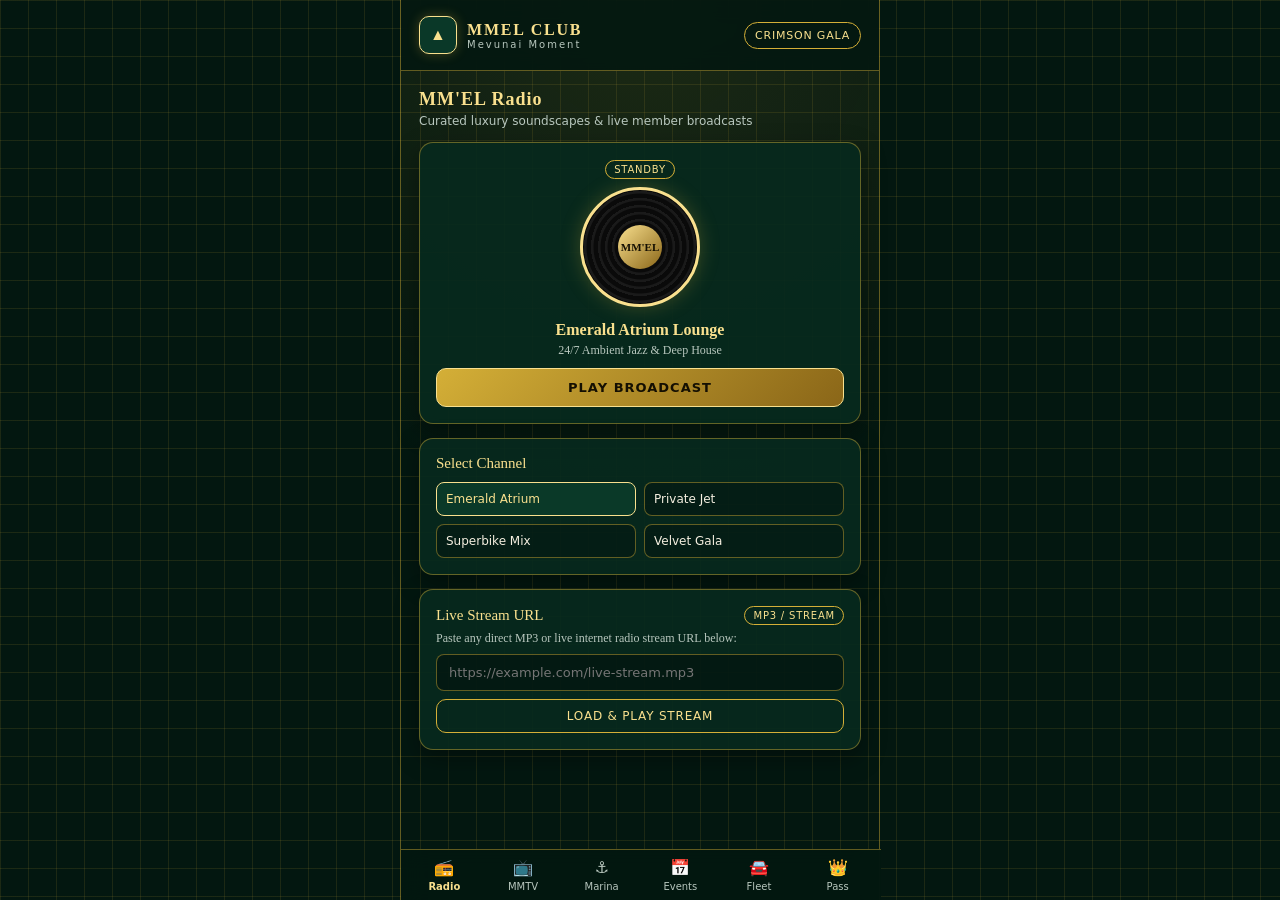
<file: index 15.html>
<!DOCTYPE html>
<html lang="en">
<head>
  <meta charset="UTF-8" />
  <meta name="viewport" content="width=device-width, initial-scale=1.0, maximum-scale=1.0, user-scalable=no" />
  <title>MMEL | Mevunai Moment Country Club</title>
  <meta name="theme-color" content="#063b29" id="metaThemeColor" />
  <meta name="apple-mobile-web-app-capable" content="yes" />
  <meta name="apple-mobile-web-app-status-bar-style" content="black-translucent" />
  <meta name="apple-mobile-web-app-title" content="MMEL" />
  <link rel="manifest" href="manifest.json" />
  <link rel="apple-touch-icon" href="mmel-icon.png" />
  <link rel="icon" type="image/png" href="mmel-icon.png" />
  <style>
    :root {
      --bg-deep: #031710;
      --bg-card: rgba(7, 42, 30, 0.92);
      --bg-elevated: rgba(11, 58, 42, 0.95);
      --accent-primary: #0d6e4e;
      --gold-bright: #f9e08e;
      --gold-mid: #d4af37;
      --gold-dark: #8a6618;
      --text-main: #f5efe0;
      --text-muted: #b8c7be;
      --border-gold: rgba(212, 175, 55, 0.45);
      --circuit-line: rgba(212, 175, 55, 0.12);
    }

    body.crimson-theme {
      --bg-deep: #1a0308;
      --bg-card: rgba(58, 9, 20, 0.92);
      --bg-elevated: rgba(84, 14, 29, 0.95);
      --accent-primary: #8f142d;
      --text-main: #f8f0f2;
      --text-muted: #d4b8be;
    }

    * {
      box-sizing: border-box;
      margin: 0;
      padding: 0;
      -webkit-tap-highlight-color: transparent;
    }

    body {
      font-family: 'Georgia', 'Times New Roman', serif;
      background-color: var(--bg-deep);
      background-image:
        linear-gradient(90deg, var(--circuit-line) 1px, transparent 1px),
        linear-gradient(var(--circuit-line) 1px, transparent 1px);
      background-size: 28px 28px;
      color: var(--text-main);
      min-height: 100vh;
      display: flex;
      justify-content: center;
    }

    .app-shell {
      width: 100%;
      max-width: 480px;
      min-height: 100vh;
      display: flex;
      flex-direction: column;
      border-left: 1px solid var(--border-gold);
      border-right: 1px solid var(--border-gold);
      background: radial-gradient(circle at top, rgba(212, 175, 55, 0.12), transparent 55%);
      position: relative;
      padding-bottom: 78px;
    }

    header {
      padding: 16px 18px;
      display: flex;
      align-items: center;
      justify-content: space-between;
      border-bottom: 1px solid var(--border-gold);
      background: rgba(3, 23, 16, 0.88);
      backdrop-filter: blur(10px);
      position: sticky;
      top: 0;
      z-index: 20;
    }

    body.crimson-theme header {
      background: rgba(26, 3, 8, 0.88);
    }

    .brand-lockup {
      display: flex;
      align-items: center;
      gap: 10px;
    }

    .crest-badge {
      width: 38px;
      height: 38px;
      border-radius: 10px;
      border: 1.5px solid var(--gold-bright);
      background: var(--bg-elevated);
      display: flex;
      align-items: center;
      justify-content: center;
      font-weight: bold;
      color: var(--gold-bright);
      font-size: 16px;
      box-shadow: 0 0 12px rgba(212, 175, 55, 0.3);
    }

    .brand-title h1 {
      font-size: 16px;
      letter-spacing: 1.8px;
      color: var(--gold-bright);
      text-transform: uppercase;
    }

    .brand-title span {
      display: block;
      font-size: 10px;
      letter-spacing: 2px;
      color: var(--text-muted);
      font-family: system-ui, -apple-system, sans-serif;
    }

    .theme-btn {
      background: transparent;
      border: 1px solid var(--gold-mid);
      color: var(--gold-bright);
      padding: 6px 10px;
      border-radius: 20px;
      font-size: 11px;
      letter-spacing: 0.8px;
      cursor: pointer;
      font-family: system-ui, -apple-system, sans-serif;
      text-transform: uppercase;
    }

    main {
      padding: 18px;
      flex: 1;
    }

    .tab-panel {
      display: none;
      animation: fadeIn 0.25s ease;
    }

    .tab-panel.active {
      display: block;
    }

    @keyframes fadeIn {
      from { opacity: 0; transform: translateY(4px); }
      to { opacity: 1; transform: translateY(0); }
    }

    .section-header {
      margin-bottom: 14px;
    }

    .section-header h2 {
      font-size: 18px;
      color: var(--gold-bright);
      letter-spacing: 1px;
      margin-bottom: 4px;
    }

    .section-header p {
      font-size: 12px;
      color: var(--text-muted);
      font-family: system-ui, -apple-system, sans-serif;
    }

    .card {
      background: var(--bg-card);
      border: 1px solid var(--border-gold);
      border-radius: 14px;
      padding: 16px;
      margin-bottom: 14px;
      box-shadow: 0 8px 24px rgba(0, 0, 0, 0.35);
    }

    .card-title {
      font-size: 15px;
      color: var(--gold-bright);
      margin-bottom: 6px;
      display: flex;
      justify-content: space-between;
      align-items: center;
    }

    .pill {
      font-size: 10px;
      padding: 3px 8px;
      border-radius: 12px;
      border: 1px solid var(--gold-mid);
      color: var(--gold-bright);
      font-family: system-ui, -apple-system, sans-serif;
      text-transform: uppercase;
      letter-spacing: 0.8px;
    }

    .btn-gold {
      width: 100%;
      padding: 11px 14px;
      border-radius: 10px;
      border: 1px solid var(--gold-bright);
      background: linear-gradient(135deg, var(--gold-mid), var(--gold-dark));
      color: #140f02;
      font-weight: bold;
      font-size: 13px;
      letter-spacing: 1px;
      text-transform: uppercase;
      cursor: pointer;
      margin-top: 10px;
      font-family: system-ui, -apple-system, sans-serif;
    }

    .btn-outline {
      width: 100%;
      padding: 9px 12px;
      border-radius: 10px;
      border: 1px solid var(--gold-mid);
      background: transparent;
      color: var(--gold-bright);
      font-size: 12px;
      letter-spacing: 0.8px;
      text-transform: uppercase;
      cursor: pointer;
      margin-top: 8px;
      font-family: system-ui, -apple-system, sans-serif;
    }

    input, select {
      width: 100%;
      padding: 10px 12px;
      border-radius: 8px;
      border: 1px solid var(--border-gold);
      background: rgba(0, 0, 0, 0.35);
      color: var(--text-main);
      font-size: 13px;
      margin-top: 8px;
      font-family: system-ui, -apple-system, sans-serif;
    }

    /* Radio Turntable */
    .turntable {
      width: 120px;
      height: 120px;
      margin: 10px auto 14px;
      border-radius: 50%;
      border: 3px solid var(--gold-bright);
      background: repeating-radial-gradient(circle, #0a0a0a 0, #0a0a0a 4px, #1a1a1a 5px, #1a1a1a 7px);
      display: flex;
      align-items: center;
      justify-content: center;
      position: relative;
      box-shadow: 0 0 20px rgba(212, 175, 55, 0.25);
    }

    .turntable.spinning {
      animation: spin 6s linear infinite;
    }

    .turntable-label {
      width: 44px;
      height: 44px;
      border-radius: 50%;
      background: linear-gradient(135deg, var(--gold-bright), var(--gold-dark));
      color: #140f02;
      font-weight: bold;
      font-size: 11px;
      display: flex;
      align-items: center;
      justify-content: center;
    }

    @keyframes spin {
      100% { transform: rotate(360deg); }
    }

    .station-grid {
      display: grid;
      grid-template-columns: 1fr 1fr;
      gap: 8px;
      margin-top: 10px;
    }

    .station-chip {
      padding: 9px;
      border-radius: 8px;
      border: 1px solid var(--border-gold);
      background: rgba(0, 0, 0, 0.25);
      color: var(--text-main);
      font-size: 12px;
      text-align: left;
      cursor: pointer;
      font-family: system-ui, -apple-system, sans-serif;
    }

    .station-chip.active {
      border-color: var(--gold-bright);
      background: var(--bg-elevated);
      color: var(--gold-bright);
    }

    /* TV Screen */
    .tv-screen {
      width: 100%;
      aspect-ratio: 16 / 9;
      border-radius: 10px;
      border: 1.5px solid var(--gold-bright);
      background: #020b08;
      display: flex;
      flex-direction: column;
      align-items: center;
      justify-content: center;
      text-align: center;
      padding: 14px;
      margin-bottom: 10px;
      overflow: hidden;
      position: relative;
    }

    .tv-screen iframe {
      width: 100%;
      height: 100%;
      border: none;
      position: absolute;
      inset: 0;
    }

    .chat-box {
      max-height: 110px;
      overflow-y: auto;
      font-size: 12px;
      font-family: system-ui, -apple-system, sans-serif;
      border-top: 1px solid var(--border-gold);
      padding-top: 8px;
      margin-top: 8px;
    }

    .chat-msg {
      margin-bottom: 6px;
      color: var(--text-muted);
    }

    .chat-msg strong {
      color: var(--gold-bright);
    }

    /* Member Card */
    .vip-pass {
      background: linear-gradient(135deg, var(--bg-elevated), #020d09);
      border: 2px solid var(--gold-bright);
      border-radius: 16px;
      padding: 20px;
      position: relative;
      overflow: hidden;
    }

    body.crimson-theme .vip-pass {
      background: linear-gradient(135deg, var(--bg-elevated), #120205);
    }

    .vip-pass h3 {
      color: var(--gold-bright);
      letter-spacing: 2px;
      font-size: 14px;
      margin-bottom: 4px;
    }

    .vip-pass .member-name {
      font-size: 20px;
      margin: 14px 0 6px;
      letter-spacing: 1px;
    }

    .vip-meta {
      display: flex;
      justify-content: space-between;
      font-size: 11px;
      color: var(--text-muted);
      font-family: system-ui, -apple-system, sans-serif;
      margin-top: 16px;
      border-top: 1px solid var(--border-gold);
      padding-top: 10px;
    }

    /* Bottom Navigation */
    nav {
      position: fixed;
      bottom: 0;
      width: 100%;
      max-width: 480px;
      background: rgba(3, 23, 16, 0.96);
      border-top: 1px solid var(--border-gold);
      display: grid;
      grid-template-columns: repeat(6, 1fr);
      padding: 8px 4px;
      z-index: 30;
      backdrop-filter: blur(12px);
    }

    body.crimson-theme nav {
      background: rgba(26, 3, 8, 0.96);
    }

    .nav-item {
      background: none;
      border: none;
      color: var(--text-muted);
      font-size: 10px;
      display: flex;
      flex-direction: column;
      align-items: center;
      gap: 4px;
      cursor: pointer;
      font-family: system-ui, -apple-system, sans-serif;
    }

    .nav-item span.icon {
      font-size: 16px;
    }

    .nav-item.active {
      color: var(--gold-bright);
      font-weight: bold;
    }

    .toast {
      position: fixed;
      top: 72px;
      left: 50%;
      transform: translateX(-50%);
      background: var(--gold-bright);
      color: #140f02;
      padding: 8px 16px;
      border-radius: 20px;
      font-size: 12px;
      font-weight: bold;
      font-family: system-ui, -apple-system, sans-serif;
      box-shadow: 0 4px 16px rgba(0, 0, 0, 0.5);
      display: none;
      z-index: 50;
    }
  </style>
</head>
<body>
  <div class="app-shell">
    <header>
      <div class="brand-lockup">
        <div class="crest-badge">▲</div>
        <div class="brand-title">
          <h1>MMEL Club</h1>
          <span>Mevunai Moment</span>
        </div>
      </div>
      <button class="theme-btn" id="themeToggle">Crimson Gala</button>
    </header>

    <div class="toast" id="toast">Confirmed</div>

    <main>
      <!-- 1. MM'EL RADIO -->
      <section id="tab-radio" class="tab-panel active">
        <div class="section-header">
          <h2>MM'EL Radio</h2>
          <p>Curated luxury soundscapes &amp; live member broadcasts</p>
        </div>

        <div class="card" style="text-align:center;">
          <span class="pill" id="radioStatus">Standby</span>
          <div class="turntable" id="turntable">
            <div class="turntable-label">MM'EL</div>
          </div>
          <h3 id="stationName" style="color:var(--gold-bright); font-size:16px;">Emerald Atrium Lounge</h3>
          <p id="stationSub" style="font-size:12px; color:var(--text-muted); margin-top:4px;">24/7 Ambient Jazz &amp; Deep House</p>
          <button class="btn-gold" id="playRadioBtn">Play Broadcast</button>
        </div>

        <div class="card">
          <div class="card-title">Select Channel</div>
          <div class="station-grid">
            <button class="station-chip active" onclick="selectStation(this, 'Emerald Atrium Lounge', '24/7 Ambient Jazz & Deep House', 220)">Emerald Atrium</button>
            <button class="station-chip" onclick="selectStation(this, 'Private Jet Midnight', 'Downtempo & Executive Lounge', 174)">Private Jet</button>
            <button class="station-chip" onclick="selectStation(this, 'Superbike Syndicate', 'High-Tempo Night Drive Mix', 260)">Superbike Mix</button>
            <button class="station-chip" onclick="selectStation(this, 'Pharaoh Velvet Gala', 'Orchestral & Red Carpet', 196)">Velvet Gala</button>
          </div>
        </div>

        <div class="card">
          <div class="card-title">Live Stream URL <span class="pill">MP3 / Stream</span></div>
          <p style="font-size:12px; color:var(--text-muted);">Paste any direct MP3 or live internet radio stream URL below:</p>
          <input type="url" id="customAudioUrl" placeholder="https://example.com/live-stream.mp3" />
          <button class="btn-outline" onclick="loadCustomAudio()">Load &amp; Play Stream</button>
          <audio id="realAudioPlayer" style="display:none;"></audio>
        </div>
      </section>

      <!-- 2. MEVUNAI MOMENT TV -->
      <section id="tab-tv" class="tab-panel">
        <div class="section-header">
          <h2>Mevunai Moment TV</h2>
          <p>Exclusive member broadcasts, galas &amp; studio interviews</p>
        </div>

        <div class="card">
          <div class="tv-screen" id="tvScreen">
            <span class="pill" style="margin-bottom:8px;">● Live Feed</span>
            <h3 id="tvChannelTitle" style="color:var(--gold-bright); font-size:15px;">MMTV 01 — Grand Atrium Gala</h3>
            <p style="font-size:11px; color:var(--text-muted); margin-top:4px;">Broadcast in 4K Emerald &amp; Gold Studio</p>
          </div>
          <div class="station-grid">
            <button class="station-chip active" onclick="switchTv(this, 'MMTV 01 — Grand Atrium Gala')">Atrium Gala</button>
            <button class="station-chip" onclick="switchTv(this, 'MMTV 02 — Tarmac & Fleet Cam')">Tarmac Cam</button>
          </div>
        </div>

        <div class="card">
          <div class="card-title">Embed Live Video <span class="pill">YouTube / Link</span></div>
          <input type="url" id="customVideoUrl" placeholder="Paste YouTube link (e.g. https://youtu.be/...)" />
          <button class="btn-outline" onclick="loadCustomVideo()">Broadcast on Screen</button>
        </div>

        <div class="card">
          <div class="card-title">VIP Studio Chat</div>
          <div class="chat-box" id="tvChatBox">
            <div class="chat-msg"><strong>Sovereign #04:</strong> Stunning broadcast from the emerald studio tonight.</div>
            <div class="chat-msg"><strong>Vanguard #19:</strong> Landing at the private terminal in 20 minutes.</div>
          </div>
          <div style="display:flex; gap:8px; margin-top:8px;">
            <input type="text" id="chatInput" placeholder="Message members..." style="margin-top:0;" />
            <button class="btn-gold" style="width:auto; margin-top:0; padding:0 16px;" onclick="sendChat()">Send</button>
          </div>
        </div>
      </section>

      <!-- 3. MARINA & GOLF -->
      <section id="tab-marina" class="tab-panel">
        <div class="section-header">
          <h2>Golf &amp; Yacht Marina</h2>
          <p>Championship emerald links &amp; private superyacht berths</p>
        </div>

        <div class="card">
          <div class="card-title">Royal Marina Superyacht Charter <span class="pill">Available</span></div>
          <p style="font-size:12px; color:var(--text-muted); margin-bottom:8px;">Reserve a custom Emerald &amp; Gold 140ft vessel with full private crew.</p>
          <select id="yachtSelect">
            <option>M/Y Sovereign Emerald (140ft)</option>
            <option>M/Y Horus Gold (115ft)</option>
            <option>Private Sunset Tender</option>
          </select>
          <input type="date" id="marinaDate" />
          <button class="btn-gold" onclick="confirmBooking('Superyacht Charter')">Reserve Marina Berth</button>
        </div>

        <div class="card">
          <div class="card-title">Championship Golf Tee Time <span class="pill">18 Holes</span></div>
          <p style="font-size:12px; color:var(--text-muted); margin-bottom:8px;">Includes custom gold-trimmed cart and private caddie.</p>
          <select id="golfTime">
            <option>08:30 AM — Morning Dew Tee</option>
            <option>01:00 PM — Executive Afternoon</option>
            <option>04:30 PM — Golden Hour Twilight</option>
          </select>
          <button class="btn-outline" onclick="confirmBooking('Championship Golf Tee Time')">Book Tee Time</button>
        </div>
      </section>

      <!-- 4. VIP EVENTS -->
      <section id="tab-events" class="tab-panel">
        <div class="section-header">
          <h2>VIP Event Calendar</h2>
          <p>Private galas, superbike rallies &amp; aviation summits</p>
        </div>

        <div class="card">
          <div class="card-title">Imperial Emerald &amp; Gold Gala <span class="pill">Black Tie</span></div>
          <p style="font-size:12px; color:var(--text-muted); margin:6px 0;">Grand Marble Atrium • Live Broadcast on MMTV</p>
          <button class="btn-gold" onclick="confirmBooking('Imperial Emerald Gala RSVP')">Confirm VIP RSVP</button>
        </div>

        <div class="card">
          <div class="card-title">Midnight Superbike &amp; Exotic Rally <span class="pill">Track Day</span></div>
          <p style="font-size:12px; color:var(--text-muted); margin:6px 0;">Private Circuit &amp; Tarmac Escort • Custom Gear Required</p>
          <button class="btn-outline" onclick="confirmBooking('Superbike Rally Entry')">Register Vehicle</button>
        </div>

        <div class="card">
          <div class="card-title">Sovereign Circle Yacht Summit <span class="pill">Invite Only</span></div>
          <p style="font-size:12px; color:var(--text-muted); margin:6px 0;">Royal Marina Pier 01 • Helicopter Transfer Included</p>
          <button class="btn-outline" onclick="confirmBooking('Yacht Summit RSVP')">Request Boarding Pass</button>
        </div>
      </section>

      <!-- 5. ATELIER & FLEET -->
      <section id="tab-atelier" class="tab-panel">
        <div class="section-header">
          <h2>Atelier &amp; Fleet Dispatch</h2>
          <p>Bespoke couture &amp; 24/7 private tarmac transfers</p>
        </div>

        <div class="card">
          <div class="card-title">Concierge Fleet Dispatch <span class="pill">24/7 Ready</span></div>
          <select id="fleetVehicle">
            <option>Rolls-Royce Phantom (Emerald &amp; Gold)</option>
            <option>Mercedes-AMG G63 Convoy</option>
            <option>MMCC Private Gulfstream Jet</option>
            <option>Custom Superbike Escort</option>
          </select>
          <input type="text" id="pickupLoc" placeholder="Pickup location or airport tail number..." />
          <button class="btn-gold" onclick="confirmBooking('Concierge Fleet Dispatch')">Dispatch Fleet Now</button>
        </div>

        <div class="card">
          <div class="card-title">Flagship Couture Atelier <span class="pill">Bespoke</span></div>
          <select id="coutureItem">
            <option>Emerald Velvet Circuit Blazer</option>
            <option>Royal Crimson Gala Overcoat</option>
            <option>Armored Gold-Trimmed Moto Suit</option>
            <option>Pyramid &amp; Eye of Horus Chronograph</option>
          </select>
          <button class="btn-outline" onclick="confirmBooking('Atelier Fitting Request')">Request Private Fitting</button>
        </div>
      </section>

      <!-- 6. MEMBER PASS -->
      <section id="tab-pass" class="tab-panel">
        <div class="section-header">
          <h2>Digital Member Pass</h2>
          <p>Official Founder’s Sovereign Circle credentials</p>
        </div>

        <div class="vip-pass">
          <h3>MEVUNAI MOMENT COUNTRY CLUB</h3>
          <span class="pill">Founder's Sovereign Circle</span>
          <div class="member-name" id="displayMemberName">SOVEREIGN MEMBER #001</div>
          <p style="font-size:12px; color:var(--text-muted);">All-Access Clearance: Clubhouse, Private Aviation, Marina &amp; MMTV Studio</p>
          <div class="vip-meta">
            <span>TIER: LIFETIME</span>
            <span>CODE: MMEL-999-GOLD</span>
          </div>
        </div>

        <div class="card" style="margin-top:14px;">
          <div class="card-title">Personalize Pass Name</div>
          <input type="text" id="memberNameInput" placeholder="Enter your name or title..." />
          <button class="btn-outline" onclick="updateMemberName()">Update Pass</button>
        </div>
      </section>
    </main>

    <nav>
      <button class="nav-item active" onclick="switchTab('radio', this)">
        <span class="icon">📻</span>
        <span>Radio</span>
      </button>
      <button class="nav-item" onclick="switchTab('tv', this)">
        <span class="icon">📺</span>
        <span>MMTV</span>
      </button>
      <button class="nav-item" onclick="switchTab('marina', this)">
        <span class="icon">⚓</span>
        <span>Marina</span>
      </button>
      <button class="nav-item" onclick="switchTab('events', this)">
        <span class="icon">📅</span>
        <span>Events</span>
      </button>
      <button class="nav-item" onclick="switchTab('atelier', this)">
        <span class="icon">🚘</span>
        <span>Fleet</span>
      </button>
      <button class="nav-item" onclick="switchTab('pass', this)">
        <span class="icon">👑</span>
        <span>Pass</span>
      </button>
    </nav>
  </div>

  <script>
    function showToast(msg) {
      const t = document.getElementById('toast');
      t.textContent = msg;
      t.style.display = 'block';
      setTimeout(() => { t.style.display = 'none'; }, 2600);
    }

    function switchTab(tabId, btn) {
      document.querySelectorAll('.tab-panel').forEach(p => p.classList.remove('active'));
      document.querySelectorAll('.nav-item').forEach(b => b.classList.remove('active'));
      document.getElementById('tab-' + tabId).classList.add('active');
      btn.classList.add('active');
    }

    // Theme Switcher
    const themeToggle = document.getElementById('themeToggle');
    themeToggle.addEventListener('click', () => {
      document.body.classList.toggle('crimson-theme');
      const isCrimson = document.body.classList.contains('crimson-theme');
      themeToggle.textContent = isCrimson ? 'Emerald Main' : 'Crimson Gala';
      document.getElementById('metaThemeColor').setAttribute('content', isCrimson ? '#5c0a18' : '#063b29');
      showToast(isCrimson ? 'Crimson Gala Theme Active' : 'Imperial Emerald Theme Active');
    });

    // Ambient Synth + Custom Audio for MM'EL Radio
    let audioCtx = null;
    let osc = null;
    let isPlaying = false;
    let currentFreq = 220;
    const realAudio = document.getElementById('realAudioPlayer');

    function startSynth() {
      if (!audioCtx) audioCtx = new (window.AudioContext || window.webkitAudioContext)();
      osc = audioCtx.createOscillator();
      const gain = audioCtx.createGain();
      osc.type = 'sine';
      osc.frequency.setValueAtTime(currentFreq, audioCtx.currentTime);
      gain.gain.setValueAtTime(0.04, audioCtx.currentTime);
      osc.connect(gain);
      gain.connect(audioCtx.destination);
      osc.start();
    }

    function stopSynth() {
      if (osc) {
        try { osc.stop(); osc.disconnect(); } catch (e) {}
        osc = null;
      }
    }

    document.getElementById('playRadioBtn').addEventListener('click', () => {
      const btn = document.getElementById('playRadioBtn');
      const disc = document.getElementById('turntable');
      const status = document.getElementById('radioStatus');

      if (!isPlaying) {
        if (realAudio.src) {
          realAudio.play().catch(() => startSynth());
        } else {
          startSynth();
        }
        isPlaying = true;
        btn.textContent = 'Pause Broadcast';
        disc.classList.add('spinning');
        status.textContent = '● On Air';
      } else {
        realAudio.pause();
        stopSynth();
        isPlaying = false;
        btn.textContent = 'Play Broadcast';
        disc.classList.remove('spinning');
        status.textContent = 'Standby';
      }
    });

    function selectStation(el, title, sub, freq) {
      document.querySelectorAll('#tab-radio .station-chip').forEach(c => c.classList.remove('active'));
      el.classList.add('active');
      document.getElementById('stationName').textContent = title;
      document.getElementById('stationSub').textContent = sub;
      currentFreq = freq;
      realAudio.removeAttribute('src');
      if (isPlaying) {
        stopSynth();
        startSynth();
      }
      showToast('Tuned to ' + title);
    }

    function loadCustomAudio() {
      const url = document.getElementById('customAudioUrl').value.trim();
      if (!url) return showToast('Enter an MP3 or stream URL first');
      stopSynth();
      realAudio.src = url;
      realAudio.play().then(() => {
        isPlaying = true;
        document.getElementById('playRadioBtn').textContent = 'Pause Broadcast';
        document.getElementById('turntable').classList.add('spinning');
        document.getElementById('radioStatus').textContent = '● Live Stream';
        document.getElementById('stationName').textContent = 'Custom Live Feed';
        showToast('Streaming Live Audio');
      }).catch(() => showToast('Unable to play URL — check stream format'));
    }

    // MMTV Switcher & Video Embed
    function switchTv(el, title) {
      document.querySelectorAll('#tab-tv .station-chip').forEach(c => c.classList.remove('active'));
      el.classList.add('active');
      const screen = document.getElementById('tvScreen');
      screen.innerHTML = `<span class="pill" style="margin-bottom:8px;">● Live Feed</span>
        <h3 style="color:var(--gold-bright); font-size:15px;">${title}</h3>
        <p style="font-size:11px; color:var(--text-muted); margin-top:4px;">Broadcast in 4K Emerald &amp; Gold Studio</p>`;
    }

    function loadCustomVideo() {
      const url = document.getElementById('customVideoUrl').value.trim();
      if (!url) return showToast('Paste a YouTube link first');
      let embedUrl = url;
      const ytMatch = url.match(/(?:youtu\.be\/|youtube\.com\/(?:watch\?v=|embed\/|live\/))([\w-]{11})/);
      if (ytMatch) {
        embedUrl = 'https://www.youtube.com/embed/' + ytMatch[1] + '?autoplay=1';
      }
      document.getElementById('tvScreen').innerHTML = `<iframe src="${embedUrl}" allow="autoplay; encrypted-media" allowfullscreen></iframe>`;
      showToast('Live Video Loaded');
    }

    function sendChat() {
      const input = document.getElementById('chatInput');
      const text = input.value.trim();
      if (!text) return;
      const box = document.getElementById('tvChatBox');
      const div = document.createElement('div');
      div.className = 'chat-msg';
      div.innerHTML = `<strong>You:</strong> ${text}`;
      box.appendChild(div);
      box.scrollTop = box.scrollHeight;
      input.value = '';
    }

    function confirmBooking(item) {
      showToast(item + ' Confirmed');
    }

    function updateMemberName() {
      const val = document.getElementById('memberNameInput').value.trim();
      if (!val) return;
      document.getElementById('displayMemberName').textContent = val.toUpperCase();
      document.getElementById('memberNameInput').value = '';
      showToast('Member Pass Updated');
    }
  </script>
</body>
</html>
</file>
